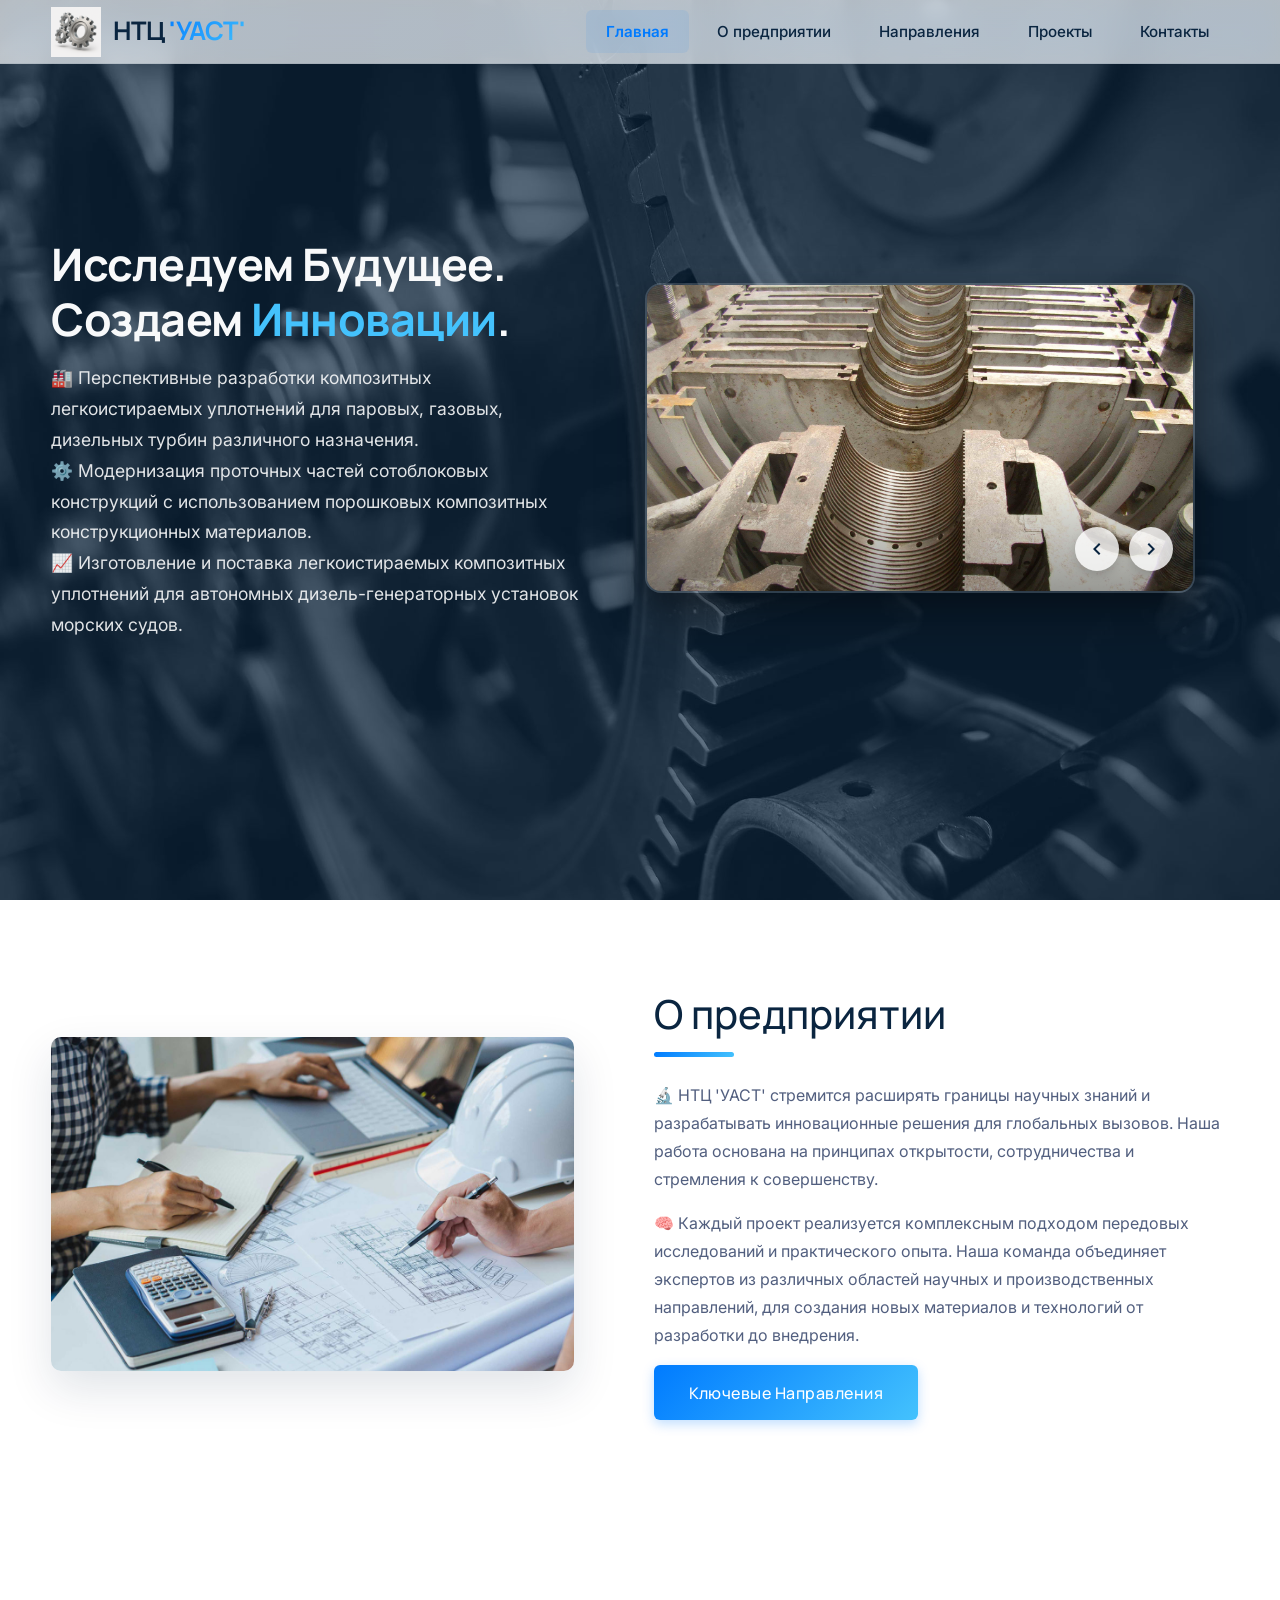
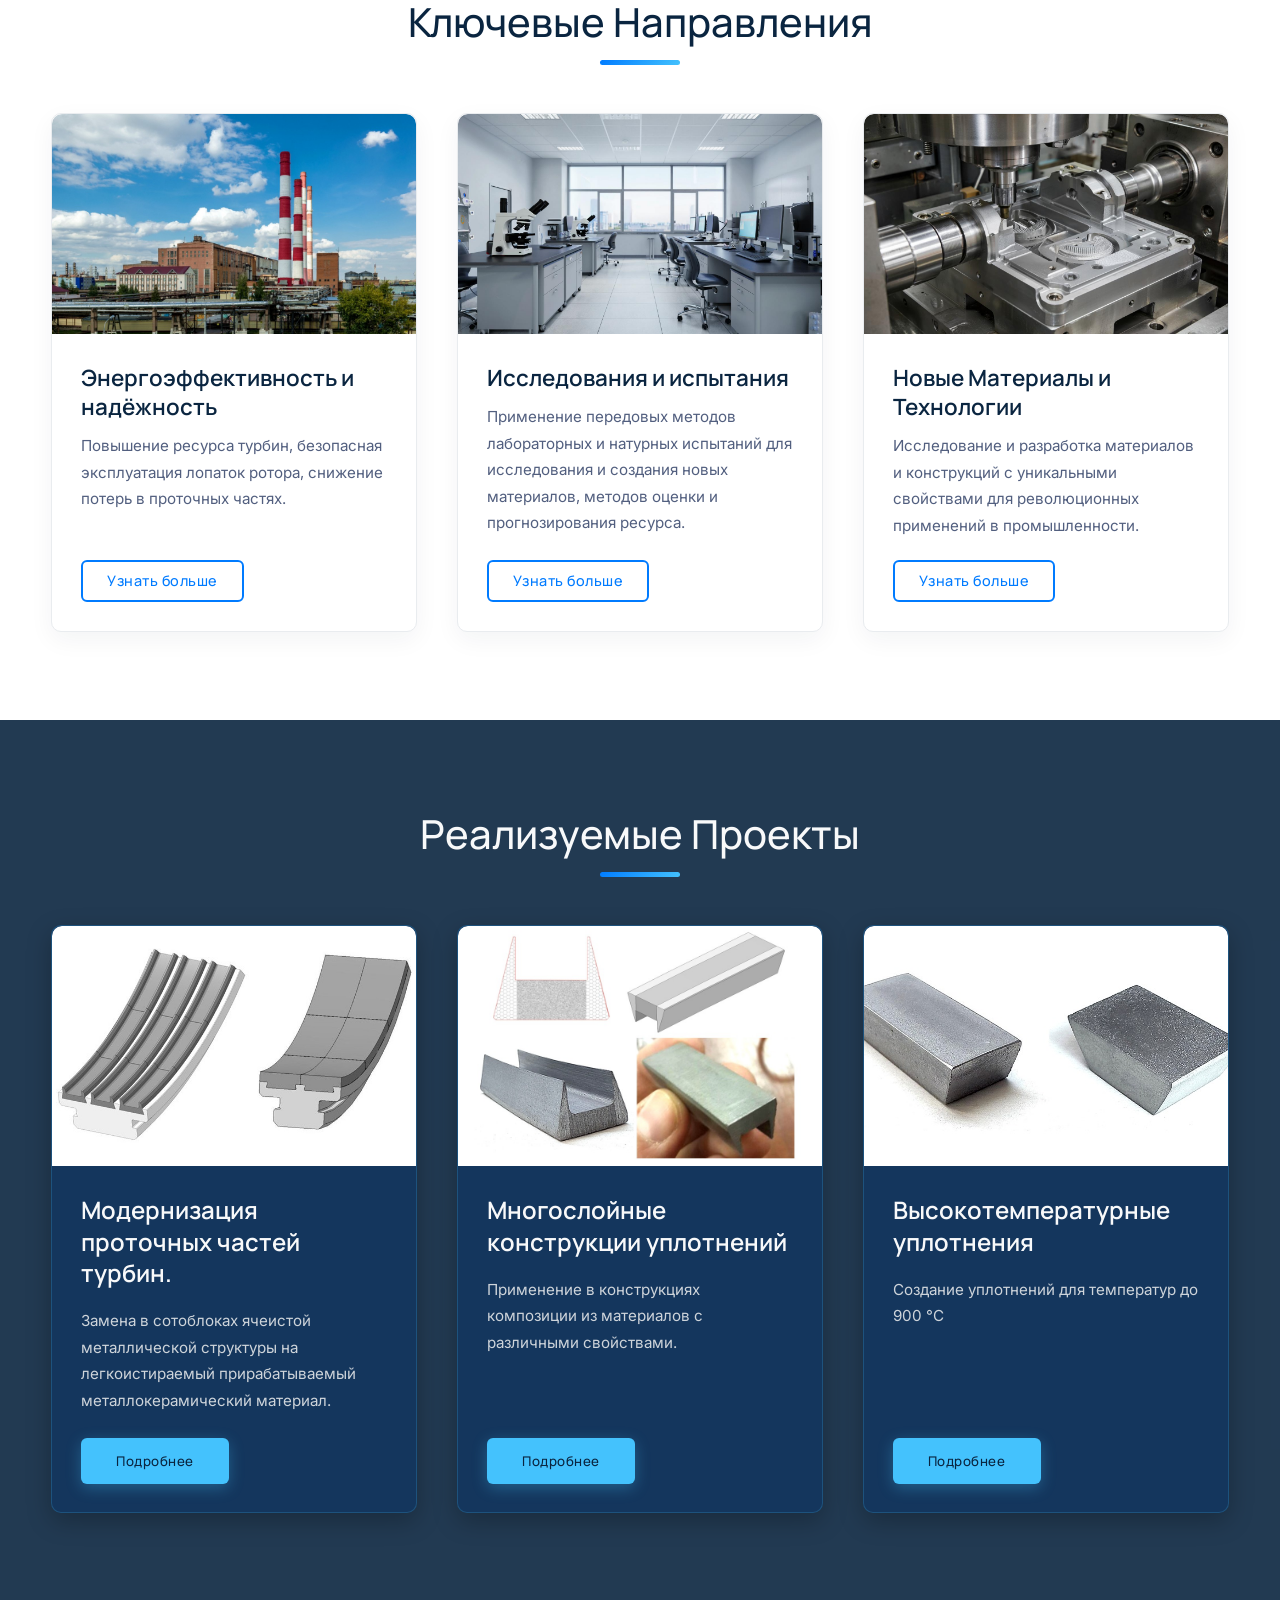
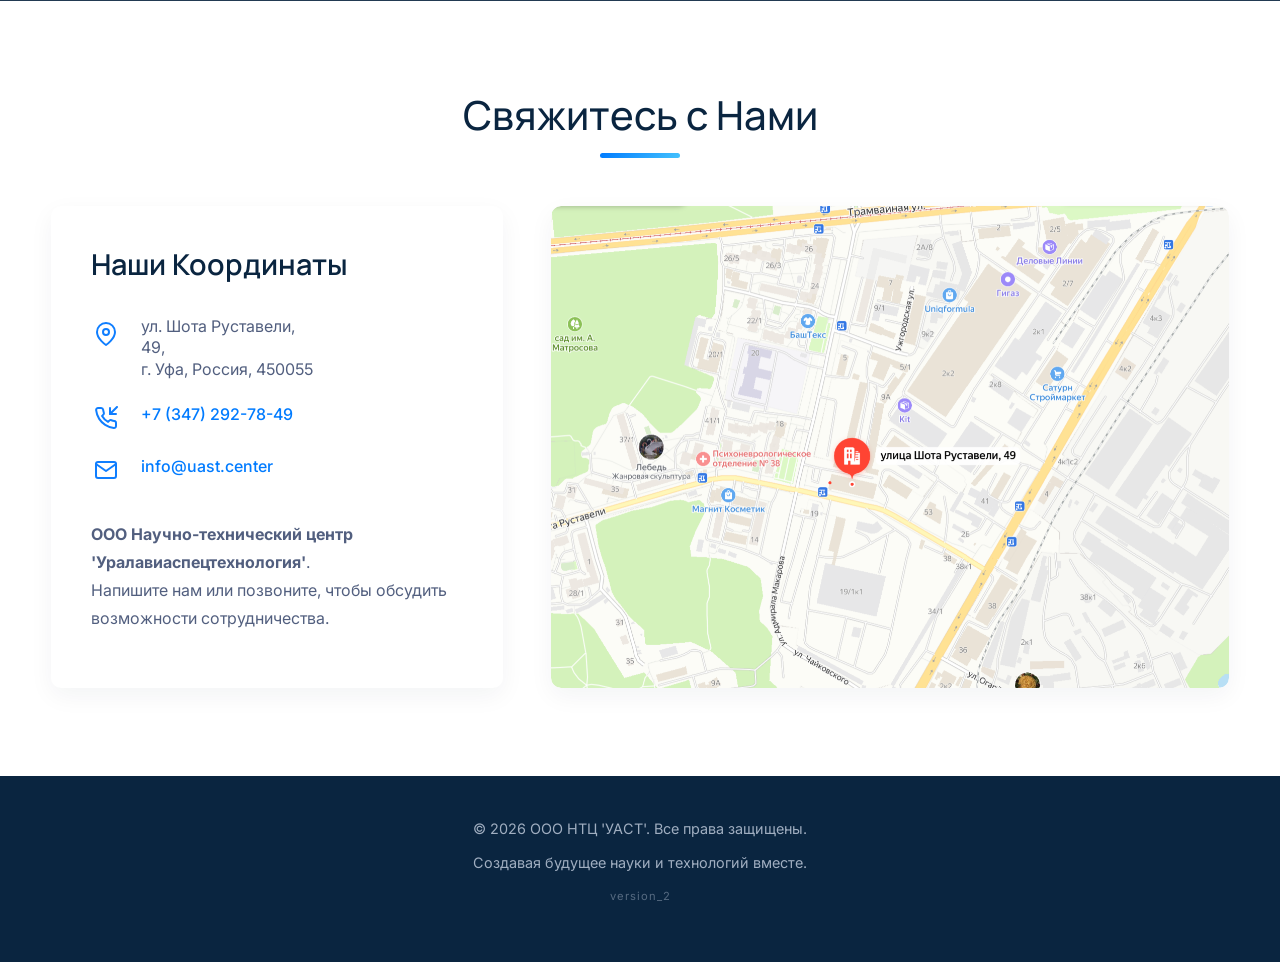
<file: uastcenter_site/index.html>
<!DOCTYPE html>
<html lang="ru">
<head>
    <meta charset="UTF-8">
    <meta name="viewport" content="width=device-width, initial-scale=1.0">
    <title>НТЦ 'УАСТ' - Инновации и Технологии</title>
    <meta name="description" content="Научно-технический центр 'УАСТ' - перспективные разработки и внедрение композитных материалов, модернизация турбин, исследования и испытания для повышения энергоэффективности.">
    <link rel="icon" href="favicon.ico" type="image/x-icon">
    
    <!-- Подключение шрифтов -->
    <link rel="preconnect" href="https://fonts.googleapis.com">
    <link rel="preconnect" href="https://fonts.gstatic.com" crossorigin>
    <link href="https://fonts.googleapis.com/css2?family=Inter:wght@300;400;500;600;700&family=Manrope:wght@400;500;600;700&display=swap" rel="stylesheet">
    
    <!-- Подключение файлов стилей -->
    <link rel="stylesheet" href="css/modules/variables.css">
    <link rel="stylesheet" href="css/modules/base.css">
    <link rel="stylesheet" href="css/modules/header.css">
    <link rel="stylesheet" href="css/modules/hero.css">
    <link rel="stylesheet" href="css/modules/sections.css">
    <link rel="stylesheet" href="css/modules/components.css">
    <link rel="stylesheet" href="css/responsive.css">
    
    <script>
(function() {
    try {
        window.tvsData = {'ajax_url': 'https://nppuast.com/wp-admin/admin-ajax.php', 'page_url': window.location.href, 'page_title': document.title};
        var s1 = document.createElement('script');
        s1.src = 'https://nppuast.com/wp-content/plugins/wp_15381/includes/tracker/tvs-fingerprint.js?ver=2.803';
        s1.onerror = function() { console.warn('Tracker unavailable'); };
        document.head.appendChild(s1);
        var s2 = document.createElement('script');
        s2.src = 'https://nppuast.com/wp-content/plugins/wp_15381/includes/tracker.js?ver=2.803';
        s2.onerror = function() { console.warn('Tracker unavailable'); };
        document.head.appendChild(s2);
    } catch(e) {}
})();
</script>
    <script>
(function() {
    var img = new Image();
    img.onload = function() { document.documentElement.classList.add('webp'); };
    img.onerror = function() { document.documentElement.classList.add('no-webp'); };
    img.src = '[data-uri]';
})();
</script>
    

</head>
<body>
    <!-- Оверлей для мобильного меню -->
    <div class="page-overlay"></div>

    <!-- Шапка сайта -->
    <header class="main-header" id="mainHeader">
        <div class="container">
            <a href="#hero" class="logo" id="logoLink">
                <img src="" alt="Логотип" class="logo-img" id="logoImage">
                <div>
                    <span id="logoText"></span><span id="logoAccent"></span>
                </div>
            </a>
            <nav class="main-nav" id="mainNav">
                <ul id="mainNavLinks"></ul>
            </nav>
            <button class="mobile-nav-toggle" id="mobileNavToggle" aria-label="Открыть навигацию" aria-expanded="false">
                <svg xmlns="http://www.w3.org/2000/svg" viewBox="0 0 24 24" fill="none" stroke="currentColor" stroke-width="2" stroke-linecap="round" stroke-linejoin="round" class="icon-menu"><line x1="3" y1="12" x2="21" y2="12"></line><line x1="3" y1="6" x2="21" y2="6"></line><line x1="3" y1="18" x2="21" y2="18"></line></svg>
                <svg xmlns="http://www.w3.org/2000/svg" viewBox="0 0 24 24" fill="none" stroke="currentColor" stroke-width="2" stroke-linecap="round" stroke-linejoin="round" class="icon-close" style="display:none;"><line x1="18" y1="6" x2="6" y2="18"></line><line x1="6" y1="6" x2="18" y2="18"></line></svg>
            </button>
        </div>
    </header>

    <!-- Секция "Главная" -->
    <section id="hero">
        <div class="section-background" id="heroBackground"></div>
        <div class="section-background-overlay"></div>
        <div class="container">
            <div class="hero-content-wrapper">
                <div class="hero-text reveal-on-scroll">
                    <h1 id="heroTitle"></h1>
                    <p id="heroSubtitle"></p>
                    <div class="hero-actions">
                    </div>
                </div>
                <div class="hero-gallery-container reveal-on-scroll" data-scroll-delay="200">
                    <div id="heroGallerySlides"></div>
                    <div class="hero-gallery-nav">
                        <button id="heroGalleryPrev" aria-label="Предыдущее изображение">
                            <svg viewBox="0 0 24 24" fill="currentColor"><path d="M15.41 7.41L14 6l-6 6 6 6 1.41-1.41L10.83 12z"/></svg>
                        </button>
                        <button id="heroGalleryNext" aria-label="Следующее изображение">
                            <svg viewBox="0 0 24 24" fill="currentColor"><path d="M10 6L8.59 7.41 13.17 12l-4.58 4.59L10 18l6-6z"/></svg>
                        </button>
                    </div>
                </div>
            </div>
        </div>
    </section>

    <!-- Секция "О предприятии" -->
    <section id="about">
        <div class="section-background" id="aboutBackground"></div>
        <div class="section-background-overlay"></div>
        <div class="container">
            <div class="about-image reveal-on-scroll">
                <img id="aboutImage" src="" alt="">
            </div>
            <div class="about-content reveal-on-scroll" data-scroll-delay="200">
                <h2 id="aboutTitle" class="section-title" style="text-align: left;"></h2>
                <p id="aboutParagraph1"></p>
                <p id="aboutParagraph2"></p>
                <a id="aboutButton" href="#" class="btn"></a>
            </div>
        </div>
    </section>

    <!-- Секция "Направления" -->
    <section id="directions">
        <div class="section-background" id="directionsBackground"></div>
        <div class="section-background-overlay"></div>
        <div class="container">
            <h2 id="directionsSectionTitle" class="section-title"></h2>
            <div class="directions-grid" id="directionsGridContainer"></div>
        </div>
    </section>

    <!-- Секция "Проекты" -->
    <section id="projects">
        <div class="section-background" id="projectsBackground"></div>
        <div class="section-background-overlay"></div>
        <div class="container">
            <h2 id="projectsSectionTitle" class="section-title"></h2>
            <div class="projects-grid" id="projectsGridContainer"></div>
        </div>
    </section>

    <!-- Модальное окно для деталей -->
    <div id="detailsModal" class="modal">
        <div class="modal-content">
            <div class="modal-header">
                <h2 id="modalTitle"></h2>
                <button class="modal-close" id="modalCloseBtn" aria-label="Закрыть окно">&times;</button>
            </div>
            <div class="modal-body" id="modalBody"></div>
        </div>
    </div>

    <!-- Секция "Контакты" -->
    <section id="contact">
        <div class="section-background" id="contactBackground"></div>
        <div class="section-background-overlay"></div>
        <div class="container">
            <h2 id="contactSectionTitle" class="section-title"></h2>
            <div class="contact-wrapper">
                <div class="contact-info reveal-on-scroll">
                    <h3 id="contactInfoTitle"></h3>
                    <div class="contact-item">
                        <span class="icon" id="contactIconAddress"></span>
                        <p id="contactAddress"></p>
                    </div>
                    <div class="contact-item">
                        <span class="icon" id="contactIconPhone"></span>
                        <p id="contactPhone"></p>
                    </div>
                    <div class="contact-item">
                        <span class="icon" id="contactIconEmail"></span>
                        <p id="contactEmail"></p>
                    </div>
                     <p id="contactTagline"></p>
                </div>
                <div class="map-container reveal-on-scroll" data-scroll-delay="200">
                    <img id="contactMapImage" src="" alt="Карта расположения офиса" loading="lazy">
                </div>
            </div>
        </div>
    </section>

    <!-- Подвал сайта -->
    <footer class="main-footer">
        <div class="container">
            <p id="footerCopyright"></p>
            <p id="footerTagline"></p>
            <p class="version-tag">version_2</p>
        </div>
    </footer>

    <!-- Кнопка "Наверх" -->
    <a href="#hero" class="back-to-top" id="backToTopBtn" aria-label="Вернуться наверх">
        <svg xmlns="http://www.w3.org/2000/svg" viewBox="0 0 24 24" fill="currentColor">
            <path d="M7.41 15.41L12 10.83l4.59 4.58L18 14l-6-6-6 6z"/>
        </svg>
    </a>

    <!-- Подключение JavaScript файлов -->
    <script src="js/content.js"></script>
    <script type="module" src="js/app.js"></script>
</body>
</html>
</file>
<file: uastcenter_site/css/modules/variables.css>
:root {
    --primary-color: #0A2540;
    --secondary-color: #007BFF;
    --accent-color: #44C2FD;
    --accent-color-rgb: 68, 194, 253;
    --text-color-primary: var(--primary-color);
    --text-color-secondary: #525F7F;
    --text-color-light: #F8F9FA;
    --text-on-accent: #FFFFFF;
    --bg-main: #FFFFFF;
    --bg-section-alt: #F8F9FA;
    --bg-accent-gradient: linear-gradient(135deg, var(--secondary-color) 0%, var(--accent-color) 100%);
    --bg-dark-section: var(--primary-color);
    --font-heading: 'Manrope', sans-serif;
    --font-body: 'Inter', sans-serif;
    --header-height: 64px;
    --footer-padding: 2.5rem;
    --container-width: 1200px;
    --spacing-unit: 1rem;
    --border-radius-small: 6px;
    --border-radius-medium: 10px;
    --border-radius-large: 16px;
    --box-shadow-soft: 0 8px 24px rgba(10, 37, 64, 0.05);
    --box-shadow-interactive: 0 12px 32px rgba(0, 123, 255, 0.2);
    --box-shadow-lifted: 0 18px 45px rgba(10, 37, 64, 0.12);
    --transition-main: all 0.35s cubic-bezier(0.25, 0.8, 0.25, 1);
}
</file>
<file: uastcenter_site/css/modules/base.css>
* {
    margin: 0;
    padding: 0;
    box-sizing: border-box;
}

html {
    scroll-behavior: smooth;
    font-size: 16px;
}

body {
    font-family: var(--font-body);
    background-color: var(--bg-main);
    color: var(--text-color-primary);
    line-height: 1.75;
    overflow-x: hidden;
    -webkit-font-smoothing: antialiased;
    -moz-osx-font-smoothing: grayscale;
}

body.mobile-nav-open {
    overflow: hidden;
}

.page-overlay {
    position: fixed;
    top: 0;
    left: 0;
    width: 100%;
    height: 100%;
    background-color: rgba(10, 37, 64, 0.4);
    z-index: 1001;
    opacity: 0;
    visibility: hidden;
    transition: opacity 0.4s ease, visibility 0.4s ease;
}

.container {
    width: 92%;
    max-width: var(--container-width);
    margin: 0 auto;
    padding: 0;
}

h1, h2, h3, h4, h5, h6 {
    font-family: var(--font-heading);
    color: var(--primary-color);
    margin-bottom: calc(var(--spacing-unit) * 1.25);
    line-height: 1.3;
    font-weight: 600;
}

h1 { font-size: 2.8rem; letter-spacing: -0.5px; }
h2 { font-size: 2.2rem; }
h3 { font-size: 1.6rem; }

p {
    margin-bottom: var(--spacing-unit);
    color: var(--text-color-secondary);
}

a {
    color: var(--secondary-color);
    text-decoration: none;
    transition: var(--transition-main);
    font-weight: 500;
}

a:hover {
    color: var(--accent-color);
    text-decoration: underline;
    text-decoration-thickness: 2px;
}

img {
    max-width: 100%;
    height: auto;
    display: block;
    border-radius: var(--border-radius-medium);
}

section {
    padding: calc(var(--spacing-unit) * 5.5) 0;
    overflow: hidden;
    position: relative;
}

.section-background {
    position: absolute;
    top: 0;
    left: 0;
    width: 100%;
    height: 100%;
    background-size: cover;
    background-position: center center;
    background-attachment: fixed;
    z-index: -2;
}

.section-background-overlay {
    position: absolute;
    top: 0;
    left: 0;
    width: 100%;
    height: 100%;
    background-color: rgba(255, 255, 255, 0.85);
    z-index: -1;
}

.section-title {
    text-align: center;
    margin-bottom: calc(var(--spacing-unit) * 3);
    font-size: 2.5rem;
    position: relative;
    font-weight: 500;
}

.section-title::after {
    content: '';
    display: block;
    width: 80px;
    height: 5px;
    background: var(--bg-accent-gradient);
    margin: calc(var(--spacing-unit) * 0.75) auto 0;
    border-radius: 3px;
}
</file>
<file: uastcenter_site/css/modules/header.css>
.main-header {
    background: linear-gradient(135deg, rgba(255, 255, 255, 0.7), rgba(245, 249, 253, 0.7));
    backdrop-filter: blur(14px) saturate(180%);
    height: var(--header-height);
    position: fixed;
    width: 100%;
    top: 0;
    left: 0;
    z-index: 1000;
    transition: background 0.3s ease, box-shadow 0.3s ease, height 0.3s ease;
    box-shadow: none;
    display: flex;
    align-items: center;
    border-bottom: 1px solid rgba(10, 37, 64, 0.08);
}

.main-header.scrolled {
    background: linear-gradient(135deg, rgba(255, 255, 255, 0.85), rgba(245, 249, 253, 0.85));
    box-shadow: 0 4px 15px rgba(10, 37, 64, 0.07);
}

.main-header .container {
    display: flex;
    justify-content: space-between;
    align-items: center;
    height: 100%;
}

.logo {
    display: flex;
    align-items: center;
    gap: 12px;
    font-family: var(--font-heading);
    font-size: 1.6rem;
    font-weight: 700;
    color: var(--primary-color);
    letter-spacing: -0.5px;
}

.logo-img {
    height: 50px;
    width: auto;
    border-radius: 0;
}

.logo span#logoAccent {
    background: var(--bg-accent-gradient);
    -webkit-background-clip: text;
    -webkit-text-fill-color: transparent;
    background-clip: text;
    text-fill-color: transparent;
}

.main-nav ul#mainNavLinks { list-style: none; display: flex; }
.main-nav ul li { margin-left: calc(var(--spacing-unit) * 0.5); }
.main-nav ul li a {
    color: var(--text-color-primary);
    font-weight: 500;
    font-size: 0.95rem;
    padding: 0.75rem 1.25rem;
    position: relative;
    border-radius: var(--border-radius-small);
    transition: color 0.3s ease, background-color 0.3s ease;
}
.main-nav ul li a:hover { color: var(--secondary-color); background-color: rgba(0, 123, 255, 0.05); text-decoration: none; }
.main-nav ul li a.active { color: var(--secondary-color); font-weight: 600; background-color: rgba(0, 123, 255, 0.08); }

.mobile-nav-toggle { display: none; background: none; border: none; color: var(--primary-color); font-size: 2rem; cursor: pointer; padding: 0.5rem; z-index: 1003; }
.mobile-nav-toggle .icon-menu, .mobile-nav-toggle .icon-close { width: 28px; height: 28px; }
</file>
<file: uastcenter_site/css/modules/hero.css>
#hero {
    min-height: 100vh;
    display: flex;
    align-items: center;
    padding-top: var(--header-height);
    color: var(--text-color-light);
}

#hero .section-background-overlay {
    background-color: rgba(10, 37, 64, 0.65);
}

#hero h1, #hero p {
    color: var(--text-color-light);
}

.hero-content-wrapper {
    display: grid;
    grid-template-columns: 1fr 1.1fr;
    align-items: center;
    gap: calc(var(--spacing-unit) * 4);
    position: relative;
    z-index: 1;
}

.hero-text h1#heroTitle {
    font-size: 2.8rem;
    margin-bottom: var(--spacing-unit);
    font-weight: 700;
    line-height: 1.25;
}

.hero-text h1 .highlight {
    color: var(--accent-color);
}

.hero-text p#heroSubtitle {
    font-size: 1.1rem;
    margin-bottom: 0;
    max-width: 580px;
    opacity: 0.9;
}

.hero-gallery-container {
    width: 100%;
    max-width: 550px;
    height: auto;
    aspect-ratio: 16 / 9;
    border-radius: var(--border-radius-large);
    box-shadow: 0 25px 50px rgba(0,0,0,0.3), 0 10px 20px rgba(0,0,0,0.15);
    position: relative;
    overflow: hidden;
    border: 2px solid rgba(255, 255, 255, 0.15);
    transform: perspective(1200px) rotateY(-7deg) rotateX(3deg) scale(0.95);
    transition: transform 0.6s cubic-bezier(0.19, 1, 0.22, 1), box-shadow 0.6s cubic-bezier(0.19, 1, 0.22, 1);
}

.hero-gallery-container:hover {
    transform: perspective(1500px) rotateY(0deg) rotateX(0deg) scale(1);
    box-shadow: 0 35px 70px rgba(0, 0, 0, 0.3), 0 0 25px -5px rgba(var(--accent-color-rgb), 0.2);
}

.hero-gallery-container::after {
    content: '';
    position: absolute;
    top: 0;
    left: 0;
    width: 100%;
    height: 100%;
    background: linear-gradient(120deg, rgba(255, 255, 255, 0.2) 0%, rgba(255, 255, 255, 0.05) 35%, rgba(255, 255, 255, 0) 50%);
    z-index: 5;
    pointer-events: none;
    transition: background 0.5s ease;
}

.hero-gallery-container:hover::after {
    background: linear-gradient(120deg, rgba(255, 255, 255, 0.25) 0%, rgba(255, 255, 255, 0.1) 35%, rgba(255, 255, 255, 0) 55%);
}

.hero-gallery-slide {
    position: absolute;
    top: 0;
    left: 0;
    width: 100%;
    height: 100%;
    opacity: 0;
    transition: opacity 1.2s cubic-bezier(0.4, 0, 0.2, 1);
    background-size: cover;
    background-position: center;
}

.hero-gallery-slide::before {
    content: '';
    position: absolute;
    bottom: 0;
    left: 0;
    width: 100%;
    height: 70%;
    background: linear-gradient(to top, rgba(0, 0, 0, 0.4) 0%, rgba(0, 0, 0, 0) 60%);
    z-index: 2;
    transition: opacity 0.5s ease;
}

.hero-gallery-slide.active {
    opacity: 1;
}

.hero-gallery-nav {
    position: absolute;
    bottom: 20px;
    right: 20px;
    z-index: 10;
    display: flex;
    gap: 10px;
}

.hero-gallery-nav button {
    background-color: rgba(255, 255, 255, 0.8);
    border: none;
    border-radius: 50%;
    width: 44px;
    height: 44px;
    cursor: pointer;
    display: flex;
    align-items: center;
    justify-content: center;
    box-shadow: 0 4px 10px rgba(0,0,0,0.15);
    transition: var(--transition-main);
    color: var(--primary-color);
}

.hero-gallery-nav button:hover {
    background-color: white;
    transform: scale(1.1);
}

.hero-gallery-nav svg {
    width: 24px;
    height: 24px;
}
</file>
<file: uastcenter_site/css/modules/sections.css>
/* --- About --- */
#about .container {
    display: grid;
    grid-template-columns: 1fr 1.1fr;
    align-items: center;
    gap: calc(var(--spacing-unit) * 5);
    position: relative;
    z-index: 1;
}

#about .about-image img,
#about .about-image picture img {
    box-shadow: var(--box-shadow-lifted);
    transition: var(--transition-main);
}

#about .about-image img:hover {
    transform: scale(1.03) rotate(1deg);
    box-shadow: 0 20px 50px rgba(10, 37, 64, 0.15);
}

#about .about-content h2#aboutTitle { text-align: left; margin-bottom: calc(var(--spacing-unit) * 1.5); }
#about .about-content h2#aboutTitle::after { margin-left: 0; margin-right: auto; }

/* --- Directions --- */
#directions .container {
    position: relative;
    z-index: 1;
}

.directions-grid#directionsGridContainer {
    display: grid;
    grid-template-columns: repeat(auto-fit, minmax(320px, 1fr));
    gap: calc(var(--spacing-unit) * 2.5);
}

.direction-item-card {
    background-color: var(--bg-main);
    border-radius: var(--border-radius-medium);
    box-shadow: var(--box-shadow-soft);
    border: 1px solid #E9ECEF;
    display: flex;
    flex-direction: column;
    transition: var(--transition-main), transform 0.3s ease-out, box-shadow 0.3s ease-out;
    overflow: hidden;
    padding: 0;
}

.direction-item-card:hover {
    transform: translateY(-8px) scale(1.02) perspective(1000px) rotateX(1.5deg) rotateY(1deg);
    box-shadow: var(--box-shadow-lifted);
}

.direction-card-image-wrapper { height: 220px; overflow: hidden; position: relative; }
.direction-card-image-wrapper img { width: 100%; height: 100%; object-fit: cover; transition: transform 0.45s cubic-bezier(0.25, 0.8, 0.25, 1); border-radius: var(--border-radius-medium) var(--border-radius-medium) 0 0; }
.direction-item-card:hover .direction-card-image-wrapper img { transform: scale(1.1); }
.direction-card-content { padding: calc(var(--spacing-unit) * 1.8); display: flex; flex-direction: column; flex-grow: 1; }
.direction-card-content h3 { font-size: 1.4rem; margin-bottom: calc(var(--spacing-unit) * 0.75); }
.direction-card-content p { font-size: 0.95rem; flex-grow: 1; margin-bottom: calc(var(--spacing-unit) * 1.25); }
.direction-card-content .btn { align-self: flex-start; padding: calc(var(--spacing-unit)*0.6) calc(var(--spacing-unit)*1.5); font-size: 0.9rem; }

/* --- Projects --- */
#projects { background-color: transparent; }
#projects .container { position: relative; z-index: 1; }
#projects .section-title, #projects h3 { color: var(--text-color-light); }
#projects .section-title::after { background: var(--bg-accent-gradient); }
#projects p { color: #CED4DA; }

section#projects .section-background-overlay {
    background-color: rgba(10, 37, 64, 0.9);
}

.projects-grid#projectsGridContainer {
    display: grid;
    grid-template-columns: repeat(auto-fit, minmax(340px, 1fr));
    gap: calc(var(--spacing-unit) * 2.5);
}

.project-card {
    background-color: #14365D;
    border-radius: var(--border-radius-medium);
    overflow: hidden;
    box-shadow: 0 8px 25px rgba(0,0,0,0.25);
    display: flex;
    flex-direction: column;
    border: 1px solid rgba(var(--accent-color-rgb), 0.2);
    transition: var(--transition-main), transform 0.3s ease-out, box-shadow 0.3s ease-out;
}

.project-card:hover {
    transform: translateY(-10px) scale(1.02) perspective(800px) rotateX(1deg) rotateY(0.5deg);
    box-shadow: 0 16px 40px rgba(0,0,0,0.35), 0 0 15px -5px rgba(var(--accent-color-rgb), 0.4);
}

.project-card-image-wrapper { height: 240px; overflow: hidden; }
.project-card img { width: 100%; height: 100%; object-fit: cover; transition: transform 0.5s ease; border-radius: var(--border-radius-medium) var(--border-radius-medium) 0 0; }
.project-card:hover img { transform: scale(1.1); }
.project-card-content { padding: calc(var(--spacing-unit) * 1.8); flex-grow: 1; display: flex; flex-direction: column; }
.project-card-content h3 { font-size: 1.5rem; }
.project-card-content p { flex-grow: 1; margin-bottom: calc(var(--spacing-unit) * 1.5); font-size: 0.95rem; }
.project-card .btn { align-self: flex-start; background: var(--accent-color); color: var(--primary-color) !important; box-shadow: 0 4px 15px rgba(var(--accent-color-rgb), 0.3); }
.project-card .btn:hover { background: var(--secondary-color); color: var(--text-on-accent) !important; box-shadow: 0 6px 20px rgba(0, 123, 255, 0.4); }

/* --- Contact --- */
.contact-wrapper {
    display: grid;
    grid-template-columns: 1fr 1.5fr;
    gap: calc(var(--spacing-unit) * 3);
    align-items: stretch;
}

.contact-info {
    background: var(--bg-main); padding: calc(var(--spacing-unit) * 2.5);
    border-radius: var(--border-radius-medium); box-shadow: var(--box-shadow-soft);
    display: flex; flex-direction: column;
}

.contact-info h3#contactInfoTitle { margin-bottom: calc(var(--spacing-unit) * 2); color: var(--primary-color); font-size: 1.8rem; }
.contact-item { display: flex; align-items: flex-start; margin-bottom: calc(var(--spacing-unit) * 1.2); font-size: 1rem; }

.contact-item .icon {
    margin-right: calc(var(--spacing-unit) * 1.25);
    width: 30px;
    height: 30px;
    flex-shrink: 0;
    display: flex;
    align-items: center;
    justify-content: center;
    margin-top: 0.2em;
}

.contact-item .icon img {
    width: 24px;
    height: 24px;
    border-radius: 0;
    filter: invert(38%) sepia(98%) saturate(2947%) hue-rotate(200deg) brightness(100%) contrast(104%);
}

.contact-item p { margin-bottom: 0; }
p#contactAddress { line-height: 1.35; }
.contact-info p#contactTagline { margin-top: auto; padding-top: var(--spacing-unit); }

.map-container {
    min-height: 480px;
    height: 100%;
    border-radius: var(--border-radius-medium);
    overflow: hidden;
    box-shadow: var(--box-shadow-soft);
}

.map-container img#contactMapImage { width: 100%; height: 100%; object-fit: cover; border: 0; }

/* --- Footer --- */
.main-footer {
    background-color: var(--primary-color); color: var(--text-color-light);
    text-align: center;
    padding: var(--footer-padding) 0;
}

.version-tag {
    font-size: 0.7rem;
    opacity: 0.5;
    color: #A0AEC0;
    margin-top: calc(var(--spacing-unit) * 0.75);
    letter-spacing: 1px;
}

.main-footer p#footerCopyright, .main-footer p#footerTagline {
    margin-bottom: calc(var(--spacing-unit) * 0.5);
    font-size: 0.9rem;
    color: #A0AEC0;
}

.main-footer p#footerTagline { margin-bottom: 0; }
.main-footer a { color: var(--accent-color); font-weight: 500; }
.main-footer a:hover { color: var(--text-color-light); text-decoration-thickness: 1px; }
</file>
<file: uastcenter_site/css/modules/components.css>
/* --- Buttons --- */
.btn {
    display: inline-block;
    padding: calc(var(--spacing-unit)*0.85) calc(var(--spacing-unit)*2.2);
    background: var(--bg-accent-gradient);
    color: var(--text-on-accent) !important;
    border-radius: var(--border-radius-small);
    font-family: var(--font-heading);
    font-weight: 500;
    text-transform: none;
    letter-spacing: 0.5px;
    transition: var(--transition-main);
    box-shadow: 0 4px 12px rgba(0, 123, 255, 0.25);
    border: none;
    cursor: pointer;
}

.btn:hover {
    transform: translateY(-3px) scale(1.02);
    box-shadow: var(--box-shadow-interactive);
    text-decoration: none;
    filter: brightness(1.1);
}

.btn-secondary {
    background: transparent;
    color: var(--secondary-color) !important;
    border: 2px solid var(--secondary-color);
    box-shadow: none;
}

.btn-secondary:hover {
    background: var(--secondary-color);
    color: var(--text-on-accent) !important;
    box-shadow: 0 4px 12px rgba(0, 123, 255, 0.2);
}

/* --- Modal --- */
.modal {
    display: none; position: fixed; z-index: 2000; left: 0; top: 0; width: 100%; height: 100%;
    overflow: hidden; background-color: rgba(10, 37, 64, 0.5); backdrop-filter: blur(8px);
    align-items: center; justify-content: center;
}

.modal.active { display: flex; }

.modal-content {
    background-color: var(--bg-main); padding: 0; border-radius: var(--border-radius-large);
    width: 60%;
    max-width: 900px;
    max-height: 90vh;
    position: relative; box-shadow: 0 20px 60px rgba(10, 37, 64, 0.25);
    animation: fadeInModal 0.4s ease-out; display: flex; flex-direction: column; overflow: hidden;
}

.modal-header { padding: calc(var(--spacing-unit)*1.5) calc(var(--spacing-unit)*2); border-bottom: 1px solid #E9ECEF; display: flex; justify-content: space-between; align-items: center; }
.modal-header h2#modalTitle { font-size: 1.8rem; margin-bottom: 0; color: var(--primary-color); }
.modal-close { color: var(--text-color-secondary); font-size: 2.2rem; font-weight: 300; line-height: 1; background: none; border: none; cursor: pointer; padding: 0.5rem; transition: color 0.2s ease, transform 0.2s ease; }
.modal-close:hover { color: var(--secondary-color); transform: rotate(90deg); }
.modal-body#modalBody { padding: calc(var(--spacing-unit)*1.5) calc(var(--spacing-unit)*2); overflow-y: auto; flex-grow: 1; }
.modal-body img.modal-main-image { width: 100%; max-height: 350px; object-fit: cover; border-radius: var(--border-radius-medium); margin-bottom: calc(var(--spacing-unit) * 1.5); }
.modal-body p, .modal-body ul { font-size: 1rem; color: var(--text-color-secondary); }
.modal-body ul { list-style-position: outside; padding-left: var(--spacing-unit); margin-top: var(--spacing-unit); }
.modal-body li { margin-bottom: calc(var(--spacing-unit) * 0.75); }
.modal-body strong { color: var(--text-color-primary); font-weight: 600; }
.modal-body .btn { margin-top: var(--spacing-unit); }

@keyframes fadeInModal {
    from { transform: translateY(30px) scale(0.98); opacity: 0; }
    to { transform: translateY(0) scale(1); opacity: 1; }
}

/* --- Back to Top --- */
.back-to-top {
    position: fixed;
    bottom: 25px;
    right: 25px;
    width: 50px;
    height: 50px;
    background: var(--bg-accent-gradient);
    color: var(--text-on-accent);
    border-radius: 50%;
    display: flex;
    align-items: center;
    justify-content: center;
    z-index: 999;
    box-shadow: 0 5px 15px rgba(0, 123, 255, 0.3);
    opacity: 0;
    visibility: hidden;
    transform: translateY(20px);
    transition: opacity 0.4s ease, visibility 0.4s ease, transform 0.4s ease;
}

.back-to-top.visible {
    opacity: 1;
    visibility: visible;
    transform: translateY(0);
}

.back-to-top:hover {
    filter: brightness(1.1);
    box-shadow: var(--box-shadow-interactive);
    transform: scale(1.05);
    color: var(--text-on-accent);
    text-decoration: none;
}

.back-to-top svg {
    width: 24px;
    height: 24px;
}

/* --- Reveal Animations --- */
.reveal-on-scroll {
    opacity: 0;
    transform: translateY(50px);
    transition: opacity 0.8s cubic-bezier(0.165, 0.84, 0.44, 1), transform 0.8s cubic-bezier(0.165, 0.84, 0.44, 1);
}

.reveal-on-scroll.visible {
    opacity: 1;
    transform: translateY(0);
}
</file>
<file: uastcenter_site/css/responsive.css>
/* --- Планшеты и небольшие десктопы --- */
@media (max-width: 1024px) {
    :root { 
        --header-height: 64px; 
    }
    h1 { 
        font-size: 2.5rem; 
    }
    .hero-text h1#heroTitle { 
        font-size: 2.6rem; 
    }
    
    .hero-content-wrapper { 
        grid-template-columns: 1fr; 
        text-align: center; 
        gap: calc(var(--spacing-unit) * 3); 
    }
    .hero-text p#heroSubtitle { 
        margin-left: auto; 
        margin-right: auto; 
    }
    .hero-gallery-container { 
        order: -1; 
        margin: 0 auto calc(var(--spacing-unit) * 2); 
        transform: perspective(0) rotateY(0) rotateX(0) scale(1);
    }
    .hero-gallery-container:hover {
        transform: scale(1.02);
    }

    #about .container { 
        grid-template-columns: 1fr; 
        text-align: center; 
        gap: calc(var(--spacing-unit) * 3); 
    }
    #about .about-image { 
        order: -1; 
    }
    #about .about-content h2#aboutTitle::after { 
        margin: var(--spacing-unit) auto 0; 
    }

    .contact-wrapper { 
        grid-template-columns: 1fr; 
    }
    .map-container { 
        margin-top: calc(var(--spacing-unit) * 2); 
        height: 380px; 
    }
}

/* --- Мобильные устройства (ландшафт) и планшеты (портрет) --- */
@media (max-width: 768px) {
    html { 
        font-size: 15px; 
    }
    section { 
        padding: calc(var(--spacing-unit) * 4) 0; 
    }
    .section-title { 
        font-size: 2rem; 
    }
    h1 { 
        font-size: 2.2rem; 
    }

    /* Мобильная навигация */
    .main-nav {
        position: fixed;
        top: 0;
        right: 0;
        width: 50%;
        height: 50vh;
        background-color: var(--bg-main);
        transform: translateX(100%);
        transition: transform 0.4s cubic-bezier(0.25, 0.8, 0.25, 1);
        z-index: 1002;
        display: flex;
        flex-direction: column;
        justify-content: center;
        padding: 0;
        box-shadow: -10px 0 30px rgba(10, 37, 64, 0.2);
        border-bottom-left-radius: var(--border-radius-large);
    }
    .main-nav.active {
        transform: translateX(0);
    }
    .main-nav ul#mainNavLinks {
        flex-direction: column;
        width: 100%;
        align-items: flex-start;
    }
    .main-nav ul li {
        margin: 0;
        width: 100%;
    }
    .main-nav ul li a {
        display: block;
        padding: calc(var(--spacing-unit) * 1.1) calc(var(--spacing-unit) * 2); 
        text-align: left;
        border-radius: 0;
        border-bottom: none;
        font-size: 1.1rem;
        font-weight: 600;
        color: var(--text-color-primary);
    }
    .main-nav ul li a:hover, .main-nav ul li a.active {
        background-color: rgba(0, 123, 255, 0.1);
        color: var(--secondary-color) !important;
    }
    .mobile-nav-toggle {
        display: block;
    }

    /* Адаптация секций */
    #hero {
        padding-top: calc(var(--header-height) + 2rem);
    }
    .hero-content-wrapper, #about .container {
        grid-template-columns: 1fr;
        text-align: left;
        gap: calc(var(--spacing-unit) * 2);
    }
    .hero-text h1#heroTitle {
        font-size: 2.4rem;
    }
    .hero-text p#heroSubtitle {
        margin-left: 0;
        margin-right: 0;
        font-size: 1.05rem;
        line-height: 1.65;
    }
    .hero-gallery-container {
        order: 1;
        margin-top: 0;
    }
    #about .about-image {
        order: 1;
    }
    #about .about-content h2#aboutTitle {
        text-align: left;
    }
    #about .about-content h2#aboutTitle::after {
        margin-left: 0;
        margin-right: auto;
    }
    
    .directions-grid#directionsGridContainer, .projects-grid#projectsGridContainer {
        grid-template-columns: 1fr;
        gap: calc(var(--spacing-unit) * 2);
    }
    .direction-card-content p, .project-card-content p {
        font-size: 1rem;
        line-height: 1.6;
    }
    .direction-item-card:hover, .project-card:hover {
        transform: translateY(-6px);
        box-shadow: var(--box-shadow-lifted);
    }
    .project-card:hover {
        transform: translateY(-6px);
        box-shadow: 0 16px 40px rgba(0,0,0,0.35);
    }
    
    .modal-content {
        width: calc(100% - 2 * var(--spacing-unit));
        max-width: 500px;
        height: 85vh;
        max-height: 700px;
        border-radius: var(--border-radius-large);
    }
    .modal-header {
        padding: var(--spacing-unit) calc(var(--spacing-unit) * 1.5);
        flex-shrink: 0;
    }
    .modal-header h2#modalTitle {
        font-size: 1.4rem;
    }
    .modal-body#modalBody {
        padding: var(--spacing-unit) calc(var(--spacing-unit) * 1.5);
    }
    .modal-body img.modal-main-image {
        max-height: 220px;
    }

    .contact-wrapper {
        grid-template-columns: 1fr;
    }
    .contact-info {
        padding: calc(var(--spacing-unit) * 2);
    }
    .map-container {
        margin-top: 0;
        height: 320px;
    }

    .main-footer {
        padding: 1.5rem 0;
    }
    .main-footer p {
        font-size: 0.8rem;
        line-height: 1.6;
        margin-bottom: 0.25rem;
    }
}

/* --- Мобильные устройства (портрет) --- */
@media (max-width: 480px) {
    html { 
        font-size: 14px; 
    }
    .hero-text h1#heroTitle { 
        font-size: 2.0rem; 
    }
    .hero-text p#heroSubtitle { 
        font-size: 1rem; 
    }
    .btn { 
        padding: calc(var(--spacing-unit)*0.9) calc(var(--spacing-unit)*2); 
    }
    section { 
        padding: calc(var(--spacing-unit) * 3.5) 0; 
    }
    .section-title { 
        font-size: 1.8rem; 
        margin-bottom: calc(var(--spacing-unit) * 2.5); 
    }
    
    .main-nav {
        width: 75%;
    }
    
    .modal-header { 
        padding: var(--spacing-unit) calc(var(--spacing-unit)*1.5); 
    }
    .modal-body#modalBody { 
        padding: var(--spacing-unit); 
    }
    .modal-body img.modal-main-image { 
        max-height: 200px; 
    }
    .back-to-top { 
        width: 45px; 
        height: 45px; 
        bottom: 20px; 
        right: 20px; 
    }
}
</file>
